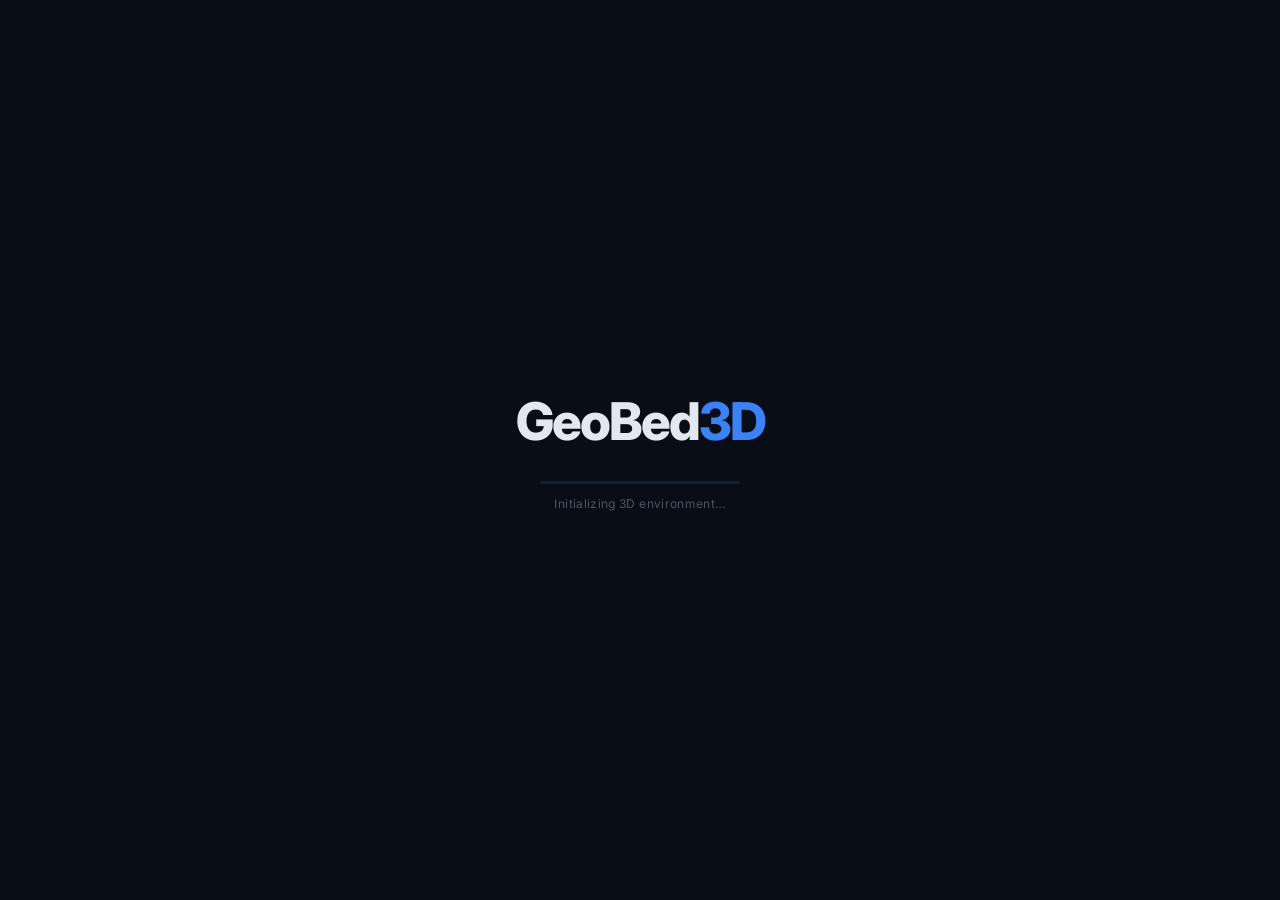
<file: index.html>
<!DOCTYPE html>
<html lang="en">
<head>
  <meta charset="UTF-8" />
  <meta name="viewport" content="width=device-width, initial-scale=1.0" />
  <title>GeoBed3D — 3D GeoJSON Viewer</title>

  <!-- CesiumJS -->
  <script src="https://cesium.com/downloads/cesiumjs/releases/1.139.1/Build/Cesium/Cesium.js"></script>
  <link href="https://cesium.com/downloads/cesiumjs/releases/1.139.1/Build/Cesium/Widgets/widgets.css" rel="stylesheet" />

  <link rel="icon" href="data:image/svg+xml,<svg xmlns='http://www.w3.org/2000/svg' viewBox='0 0 100 100'><text y='.9em' font-size='90'>🌍</text></svg>" />
  <link rel="stylesheet" href="style.css" />
</head>
<body>

  <!-- Loading screen -->
  <div id="loading">
    <div class="loading-logo">GeoBed<span>3D</span></div>
    <div id="loading-bar-wrap">
      <div id="loading-bar"></div>
    </div>
    <div class="loading-text" id="loading-text">Initializing 3D environment…</div>
  </div>

  <!-- 3D Viewer -->
  <div id="cesiumContainer"></div>
  <div id="label-overlay"></div>

<!-- ===== TOP BAR ===== -->
  <header id="topbar">
    <div id="logo">
      <div class="logo-icon">🌍</div>
      GeoBed<span class="accent">3D</span>
    </div>

    <div id="search-wrap">
      <span class="search-icon">⌕</span>
      <input type="text" id="search-input" placeholder="Search location…" autocomplete="off" />
      <div id="search-results"></div>
    </div>

    <div class="topbar-actions">
      <button class="topbar-btn" id="world-btn" title="Switch world base layer">
        <span class="btn-icon">🌐</span> <span id="world-label">World Terrain</span>
      </button>
      <button class="topbar-btn" id="labels-btn" title="Toggle Google Maps labels overlay">
        <span class="btn-icon">🏷️</span> Labels
      </button>
      <button class="topbar-btn" id="buildings-btn" title="Toggle 3D buildings">
        <span class="btn-icon">🏙️</span> Buildings
      </button>
      <button class="topbar-btn" id="photos-btn" title="Toggle Wikimedia Commons geotagged photos">
        <span class="btn-icon">📷</span> Photos
      </button>
      <button class="topbar-btn" id="roads-btn" title="Toggle road network (OSM, auto-refreshes on pan)">
        <span class="btn-icon">🛣️</span> Roads
      </button>
      <button class="topbar-btn" id="sun-btn" title="Lighting mode">
        <span class="btn-icon">☀️</span> <span id="sun-label">All-day</span>
      </button>
    </div>
  </header>

  <!-- ===== SUN PANEL ===== -->
  <div id="sun-panel">
    <label class="sun-option">
      <input type="radio" name="sun-mode" value="allday" checked />
      <span class="sun-option-icon">☀️</span>
      <span class="sun-option-text">
        <strong>All-day light</strong>
        <small>Uniform bright lighting, no night side</small>
      </span>
    </label>
    <label class="sun-option">
      <input type="radio" name="sun-mode" value="real" />
      <span class="sun-option-icon">🌍</span>
      <span class="sun-option-text">
        <strong>Real sun</strong>
        <small>Live position based on current date &amp; time</small>
      </span>
    </label>
    <label class="sun-option">
      <input type="radio" name="sun-mode" value="manual" />
      <span class="sun-option-icon">🕹️</span>
      <span class="sun-option-text">
        <strong>Manual</strong>
        <small>Drag the sun along its trajectory</small>
      </span>
    </label>
    <div id="sun-slider-wrap">
      <div class="sun-slider-labels">
        <span>🌅 Dawn</span>
        <span id="sun-time-display">12:00</span>
        <span>🌆 Dusk</span>
      </div>
      <input type="range" id="sun-slider" min="0" max="1440" value="720" step="1" />
      <div class="sun-slider-labels" style="margin-top:10px">
        <span>Jan</span>
        <span id="sun-date-display">Today</span>
        <span>Dec</span>
      </div>
      <input type="range" id="sun-day-slider" min="0" max="364" value="0" step="1" />
    </div>
  </div>

  <!-- ===== WORLD PANEL ===== -->
  <div id="world-panel">
    <label class="sun-option">
      <input type="radio" name="world-mode" value="terrain" checked />
      <span class="sun-option-icon">⛰️</span>
      <span class="sun-option-text">
        <strong>World Terrain</strong>
        <small>Cesium terrain — land &amp; ocean floor</small>
      </span>
    </label>
    <label class="sun-option">
      <input type="radio" name="world-mode" value="bathymetry" />
      <span class="sun-option-icon">🌊</span>
      <span class="sun-option-text">
        <strong>Bathymetry</strong>
        <small>Cesium World Bathymetry — ocean floor depth</small>
      </span>
    </label>
    <label class="sun-option">
      <input type="radio" name="world-mode" value="google3d" />
      <span class="sun-option-icon">🏙️</span>
      <span class="sun-option-text">
        <strong>Google Photorealistic 3D</strong>
        <small>Google photorealistic 3D tiles</small>
      </span>
    </label>
    <label class="sun-option">
      <input type="radio" name="world-mode" value="opentopomap" />
      <span class="sun-option-icon">🗺️</span>
      <span class="sun-option-text">
        <strong>OpenTopoMap</strong>
        <small>OSM topo — colored terrain, blue sea, no key needed</small>
      </span>
    </label>
    <label class="sun-option">
      <input type="radio" name="world-mode" value="maptiler" />
      <span class="sun-option-icon">🎨</span>
      <span class="sun-option-text">
        <strong>Maptiler Outdoor</strong>
        <small>Styled topo map — requires free Maptiler key</small>
      </span>
    </label>
  </div>

  <!-- ===== SIDE PANEL ===== -->
  <aside id="side-panel">
    <div class="panel-header">
      <span class="panel-title" id="side-panel-title">Layers</span>
      <button class="icon-btn" id="clear-all-btn" title="Clear all layers">🗑</button>
    </div>

    <div class="side-tabs">
      <button class="side-tab active" data-tab="geojson">GeoJSON</button>
      <button class="side-tab" data-tab="apis">APIs</button>
      <button class="side-tab" data-tab="fcm">FCM</button>
    </div>

    <!-- GeoJSON tab -->
    <div class="side-tab-content active" id="tab-geojson">
      <div id="upload-area" title="Drop GeoJSON files or click to browse">
        <input type="file" id="file-input" accept=".geojson,.json" multiple />
        <div class="upload-icon">📂</div>
        <div class="upload-text">Drop GeoJSON here</div>
      </div>

      <div id="layers-container">
        <div id="empty-state">
          <div class="empty-icon">🗺️</div>
          <p>No layers loaded yet.</p>
          <p class="hint">Drop a GeoJSON file to start.</p>
        </div>
        <div id="layers-list"></div>
      </div>

      <a href="geojson-manual.html" target="_blank" rel="noopener" class="geojson-guide-link">
        📖 GeoJSON Styling Guide — how to style points, polygons &amp; lines
      </a>
    </div>

    <!-- APIs tab -->
    <div class="side-tab-content" id="tab-apis">
      <div class="apis-section">

        <select id="apis-country" class="apis-country-select">
          <option value="norway">🇳🇴 Norway</option>
        </select>

        <!-- Norway APIs -->
        <div class="apis-country-apis" id="apis-norway">

          <!-- BarentsWatch Live AIS -->
          <div class="api-card">
            <div class="api-card-header">
              <div class="api-card-info">
                <span class="api-card-icon">⚓</span>
                <div>
                  <div class="api-card-name">Live AIS Traffic</div>
                  <div class="api-card-desc">BarentsWatch · real-time vessels</div>
                </div>
              </div>
              <button class="api-toggle-btn" id="ais-toggle"></button>
            </div>
            <div class="api-card-meta" id="ais-meta">
              <span id="ais-count" class="api-status-badge">0 vessels</span>
              <button class="layer-act-btn" id="ais-flyto-btn" title="Fly to vessels">⊕</button>
            </div>
            <div class="api-card-creds" id="ais-creds"></div>
            <div class="ais-filters" id="ais-filters">
              <button class="ais-filter-btn active" data-filter="all">All</button>
              <button class="ais-filter-btn" data-filter="Fishing">Fishing</button>
              <button class="ais-filter-btn" data-filter="Cargo">Cargo</button>
              <button class="ais-filter-btn" data-filter="Passenger">Passenger</button>
              <button class="ais-filter-btn" data-filter="Military">Military</button>
            </div>
            <div class="ais-legend" id="ais-legend">
              <div class="ais-legend-item"><span class="ais-dot" style="background:#3b82f6"></span>Cargo</div>
              <div class="ais-legend-item"><span class="ais-dot" style="background:#f97316"></span>Tanker</div>
              <div class="ais-legend-item"><span class="ais-dot" style="background:#10b981"></span>Passenger</div>
              <div class="ais-legend-item"><span class="ais-dot" style="background:#fbbf24"></span>Fishing</div>
              <div class="ais-legend-item"><span class="ais-dot" style="background:#8b5cf6"></span>Tug / Work</div>
              <div class="ais-legend-item"><span class="ais-dot" style="background:#06b6d4"></span>High Speed</div>
              <div class="ais-legend-item"><span class="ais-dot" style="background:#ef4444"></span>Military</div>
              <div class="ais-legend-item"><span class="ais-dot" style="background:#ec4899"></span>Pleasure</div>
              <div class="ais-legend-item"><span class="ais-dot" style="background:#94a3b8"></span>Other</div>
            </div>
          </div>

        </div>
      </div>
    </div>

    <!-- FCM tab — To remove: delete this block -->
    <div class="side-tab-content" id="tab-fcm">
      <div class="fcm-section">

        <!-- Upload area (hidden once model loads) -->
        <div id="fcm-pre-load">
          <div id="fcm-upload-area" title="Drop FCM GeoJSON, or click to browse">
            <input type="file" id="fcm-file-input" accept=".json,.geojson" />
            <div class="upload-icon">🧠</div>
            <div class="upload-text">Drop FCM GeoJSON here</div>
            <div class="upload-hint">.geojson with nodes/edges/state</div>
          </div>
        </div>

        <!-- Controls (shown after a model is loaded) -->
        <div id="fcm-controls">

          <div class="fcm-toggle-row">
            <span class="fcm-section-title" style="margin:0">Show on map</span>
            <div style="display:flex;align-items:center;gap:6px">
              <button class="layer-act-btn" id="fcm-flyto-btn" title="Fly to model">⊕</button>
              <label class="fcm-switch">
                <input type="checkbox" id="fcm-toggle">
                <span class="fcm-switch-track"></span>
              </label>
            </div>
          </div>

          <div class="fcm-section-title" style="margin-top:4px">Nodes</div>
          <div id="fcm-nodes"></div>

          <div class="fcm-divider"></div>
          <div class="fcm-section-title">Edges (<span id="fcm-edge-count">0</span>)</div>
          <div id="fcm-edge-list"></div>

          <div class="fcm-actions">
            <button id="fcm-reset-btn"    class="fcm-btn-ghost">Reset to 0.50</button>
            <button id="fcm-initial-btn"  class="fcm-btn-ghost">Initial state</button>
            <button id="fcm-animate-btn"  class="fcm-btn-ghost">Timeflow <span class="timeflow-info-icon">ⓘ<span class="timeflow-tooltip">Propagates values forward through the causal network step by step, showing how an initial state ripples through connected nodes and converges to a system equilibrium.</span></span></button>
          </div>

          <button id="fcm-reload-btn" class="fcm-btn-ghost" style="width:100%;margin-top:2px">↺ Load another model</button>

        </div>

      </div>

      <!-- Schema guide — pinned outside scroll area, always visible -->
      <details class="fcm-guide">
        <summary class="fcm-guide-title">GeoJSON format reference</summary>
        <div class="fcm-guide-body">
          <pre class="fcm-guide-pre">{
  "type": "FeatureCollection",

  "edges": [
    { "from": "co2",
      "to":   "sea_temp",
      "weight": 0.7 }
  ],

  "features": [{
    "type": "Feature",
    "geometry": {
      "type": "Point",
      "coordinates": [15.5, 69.3]
    },
    "properties": {
      "id":        "co2",
      "label":     "CO₂",
      "fcm_value": 0.5
    }
  }]
}</pre>
          <div class="fcm-guide-notes">
            <div class="fcm-guide-note"><span class="fcm-note-key">coordinates</span> [lon, lat] — standard GeoJSON order</div>
            <div class="fcm-guide-note"><span class="fcm-note-key">edges</span> top-level array, not inside features</div>
            <div class="fcm-guide-note"><span class="fcm-note-key">weight</span> −1 to +1 · blue = positive, red = negative</div>
            <div class="fcm-guide-note"><span class="fcm-note-key">fcm_value</span> initial state 0–1 · defaults to 0.5</div>
            <div class="fcm-guide-note"><span class="fcm-note-key">label</span> optional · falls back to name or id</div>
          </div>
        </div>
      </details>

    </div>

    <div id="panel-footer">
      <span id="layer-count">0 layers</span>
    </div>
  </aside>

  <!-- ===== PROPERTIES PANEL ===== -->
  <div id="info-panel">
    <div class="panel-header">
      <span class="panel-title" id="info-title">Properties</span>
      <button class="icon-btn" id="close-info-btn" title="Close">✕</button>
    </div>
    <div id="info-content"></div>
  </div>

  <!-- ===== NAV CONTROLS ===== -->
  <div id="nav-controls">
    <div class="nav-group">
      <button class="nav-btn" id="zoom-in-btn" title="Zoom in">+</button>
      <button class="nav-btn" id="zoom-out-btn" title="Zoom out">−</button>
    </div>
    <div class="nav-group">
      <button class="nav-btn" id="home-btn" title="Reset view">⌂</button>
      <button class="nav-btn" id="north-btn" title="Reset north">N</button>
    </div>
  </div>

  <!-- ===== COMPASS ===== -->
  <div id="compass" title="Camera heading">
    <svg viewBox="0 0 60 60" xmlns="http://www.w3.org/2000/svg">
      <circle cx="30" cy="30" r="28" fill="rgba(11,17,32,0.85)" stroke="#1e2d45" stroke-width="1.5"/>
      <text x="30" y="10" text-anchor="middle" font-size="8" fill="#94a3b8" font-family="system-ui">N</text>
      <text x="30" y="54" text-anchor="middle" font-size="7" fill="#4b5563" font-family="system-ui">S</text>
      <text x="7"  y="34" text-anchor="middle" font-size="7" fill="#4b5563" font-family="system-ui">W</text>
      <text x="53" y="34" text-anchor="middle" font-size="7" fill="#4b5563" font-family="system-ui">E</text>
      <g id="compass-needle" style="transform-origin:30px 30px">
        <polygon points="30,13 33,30 30,27 27,30" fill="#ef4444"/>
        <polygon points="30,47 33,30 30,33 27,30" fill="#64748b"/>
      </g>
    </svg>
  </div>



  <!-- ===== BUILDINGS LEGEND ===== -->
  <div id="buildings-legend">
    <div class="legend-title">Building types</div>
    <div class="legend-item"><span class="legend-dot" style="background:#60a5fa"></span>Residential</div>
    <div class="legend-item"><span class="legend-dot" style="background:#fb923c"></span>Commercial / Retail</div>
    <div class="legend-item"><span class="legend-dot" style="background:#34d399"></span>Office / Government</div>
    <div class="legend-item"><span class="legend-dot" style="background:#f87171"></span>Industrial</div>
    <div class="legend-item"><span class="legend-dot" style="background:#94a3b8"></span>Garage / Parking</div>
    <div class="legend-item"><span class="legend-dot" style="background:#fbbf24"></span>Education</div>
    <div class="legend-item"><span class="legend-dot" style="background:#f472b6"></span>Hospital</div>
    <div class="legend-item"><span class="legend-dot" style="background:#e879f9"></span>Religious</div>
    <div class="legend-item"><span class="legend-dot" style="background:#2dd4bf"></span>Hotel</div>
    <div class="legend-item"><span class="legend-dot" style="background:#a78bfa"></span>Stadium / Sports</div>
    <div class="legend-item"><span class="legend-dot" style="background:#cbd5e1"></span>Other / Unknown</div>
  </div>

  <!-- ===== STATUS BAR ===== -->
  <div id="statusbar">
    <div class="status-left">
      <span class="status-dot"></span>
      <span id="status-text">Ready</span>
    </div>
    <div class="status-right">
      <span id="coords-display">—</span>
      <span class="sep">|</span>
      <span id="alt-display">—</span>
    </div>
  </div>

  <!-- ===== NOTIFICATIONS ===== -->
  <div id="notifications"></div>


  <!-- ===== FCM TAB ===== -->
  <!-- To remove FCM: delete this block + fcm.js + the FCM CSS section + fcm:'FCM' in app.js -->

  <script src="app.js"></script>
  <script src="fcm.js"></script>
</body>
</html>
</file>
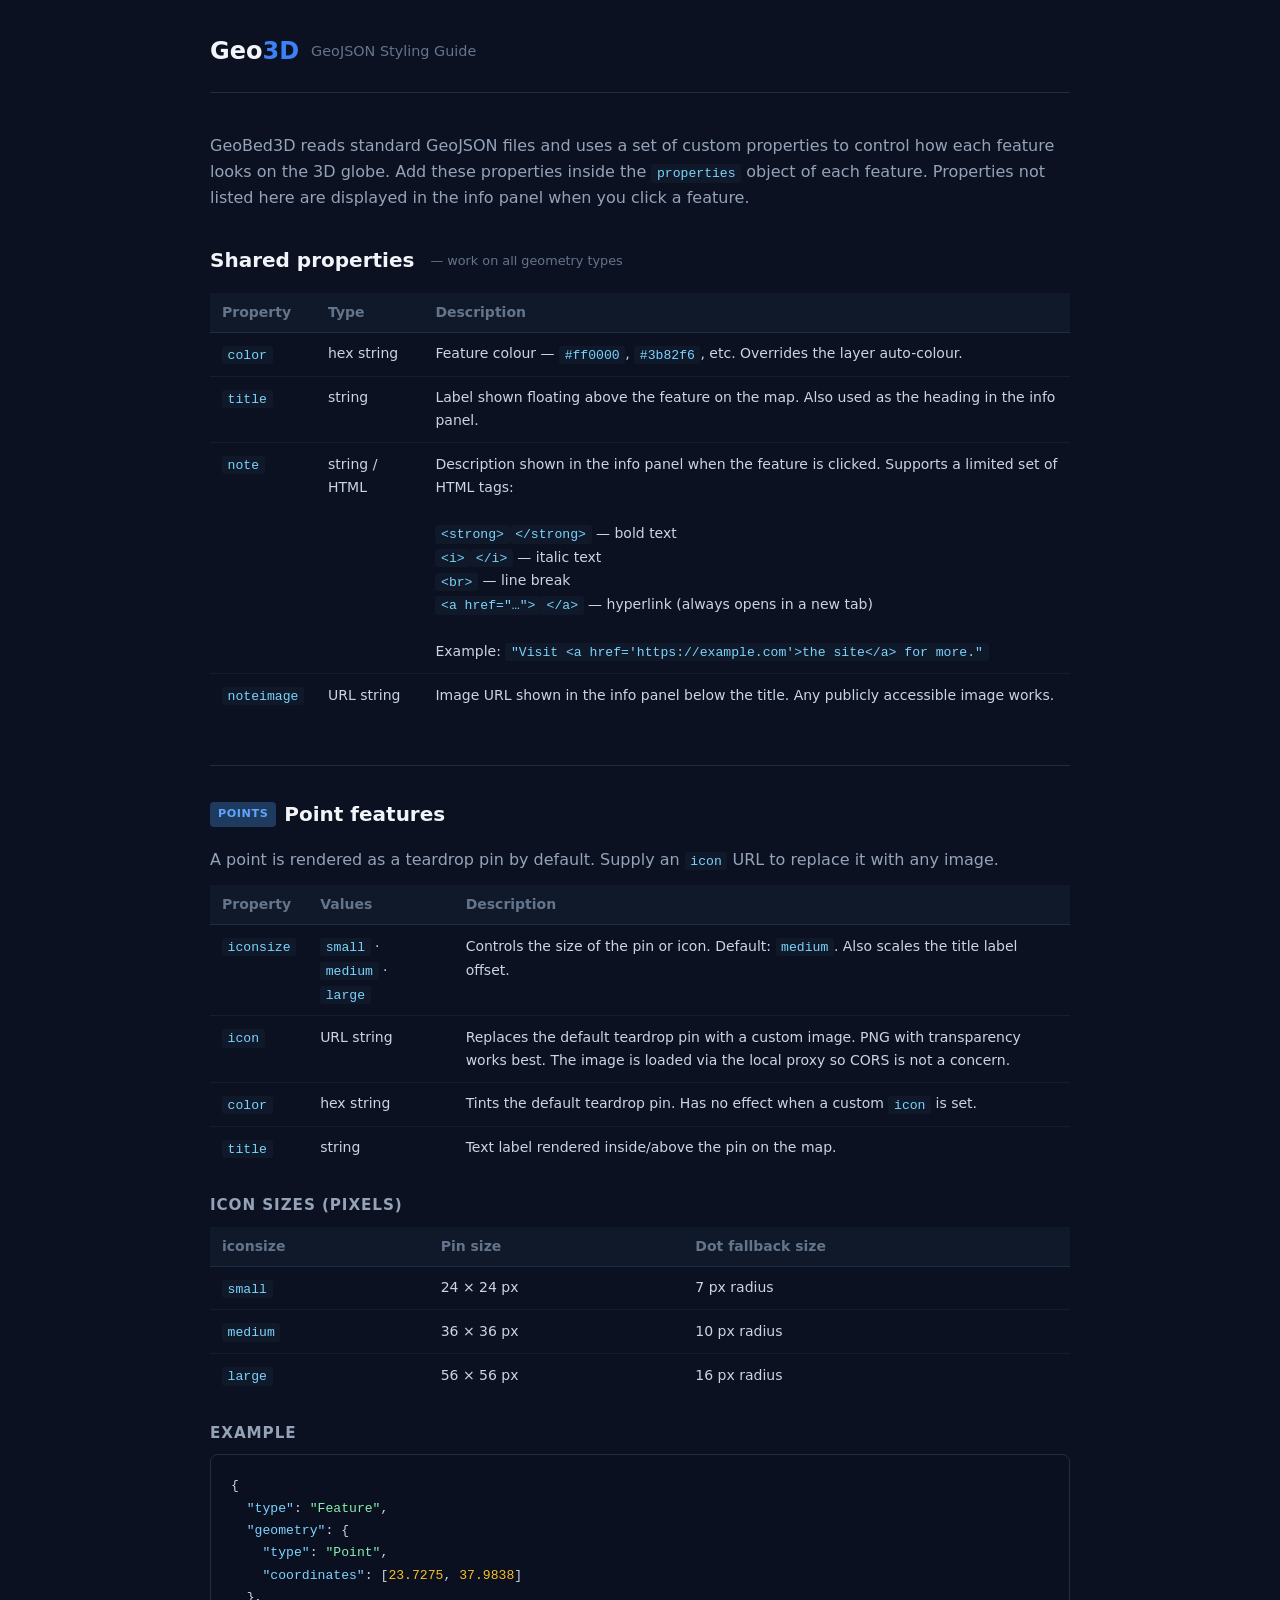
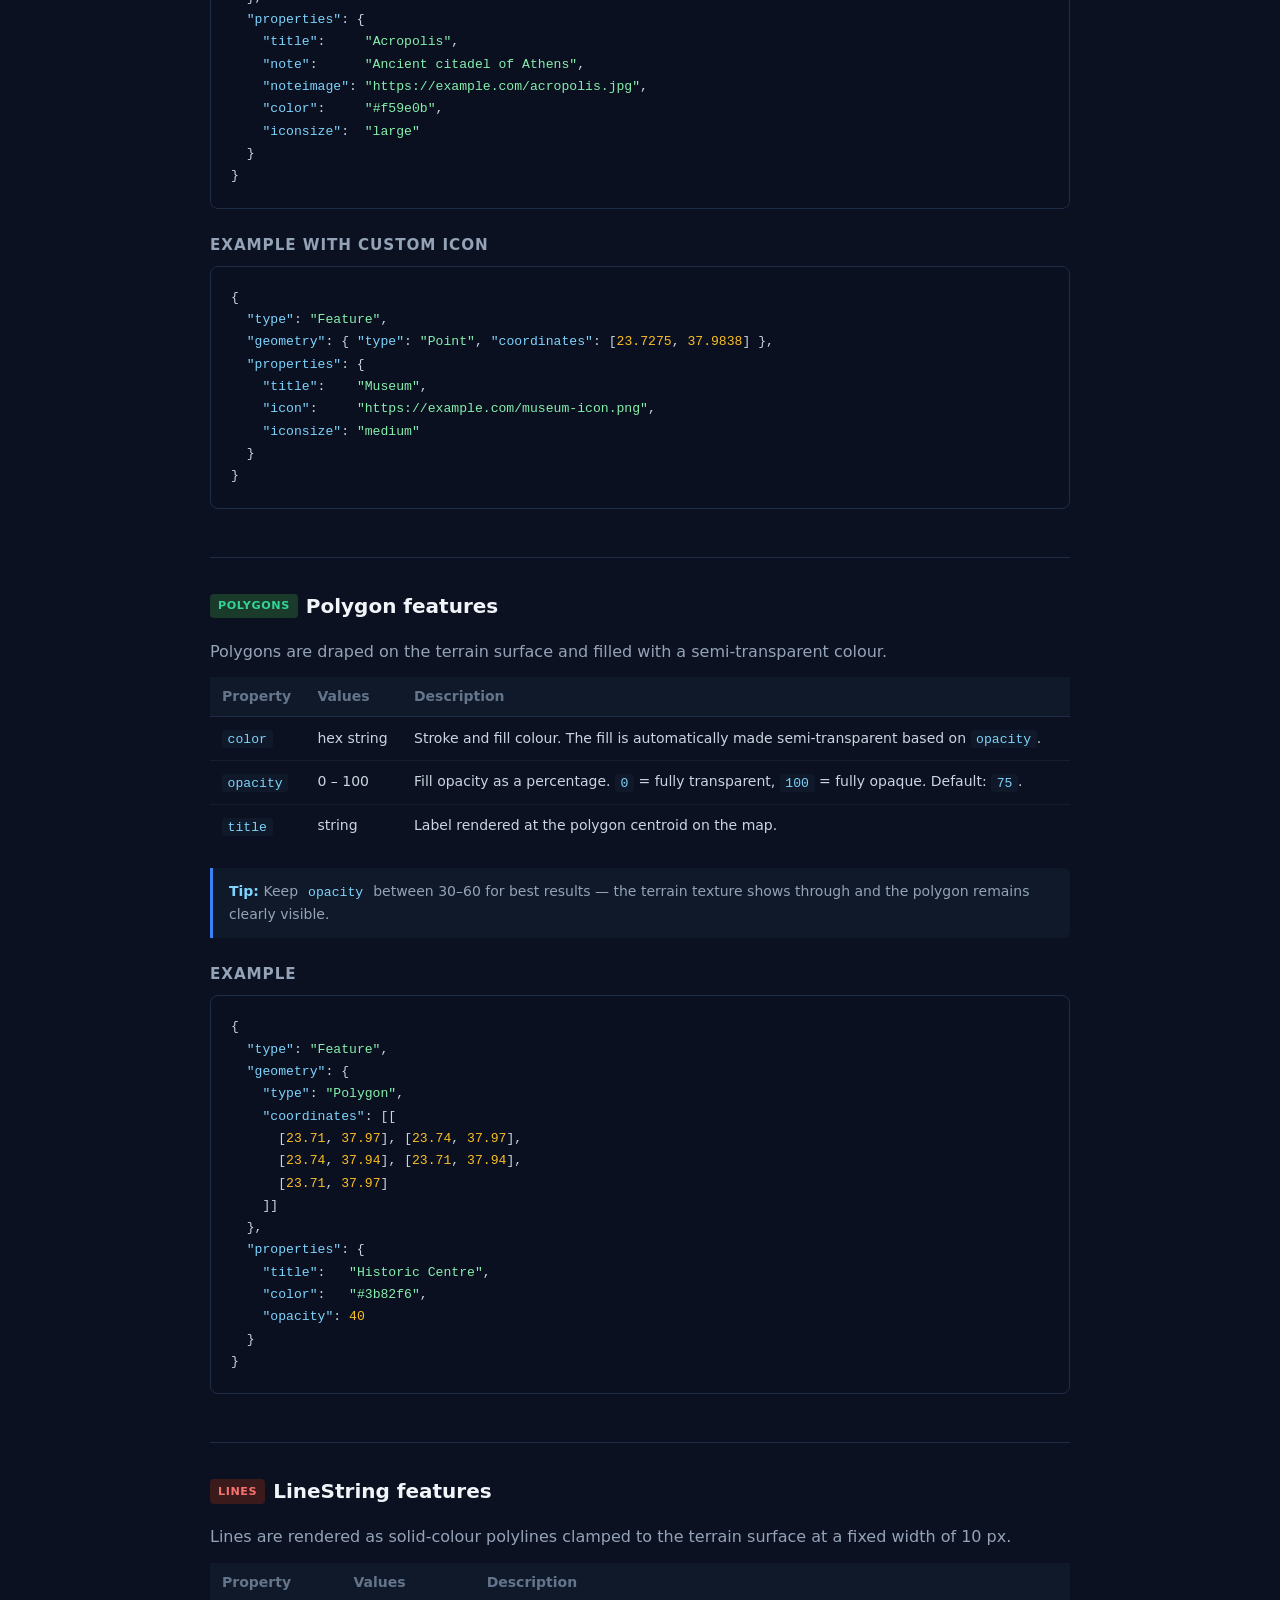
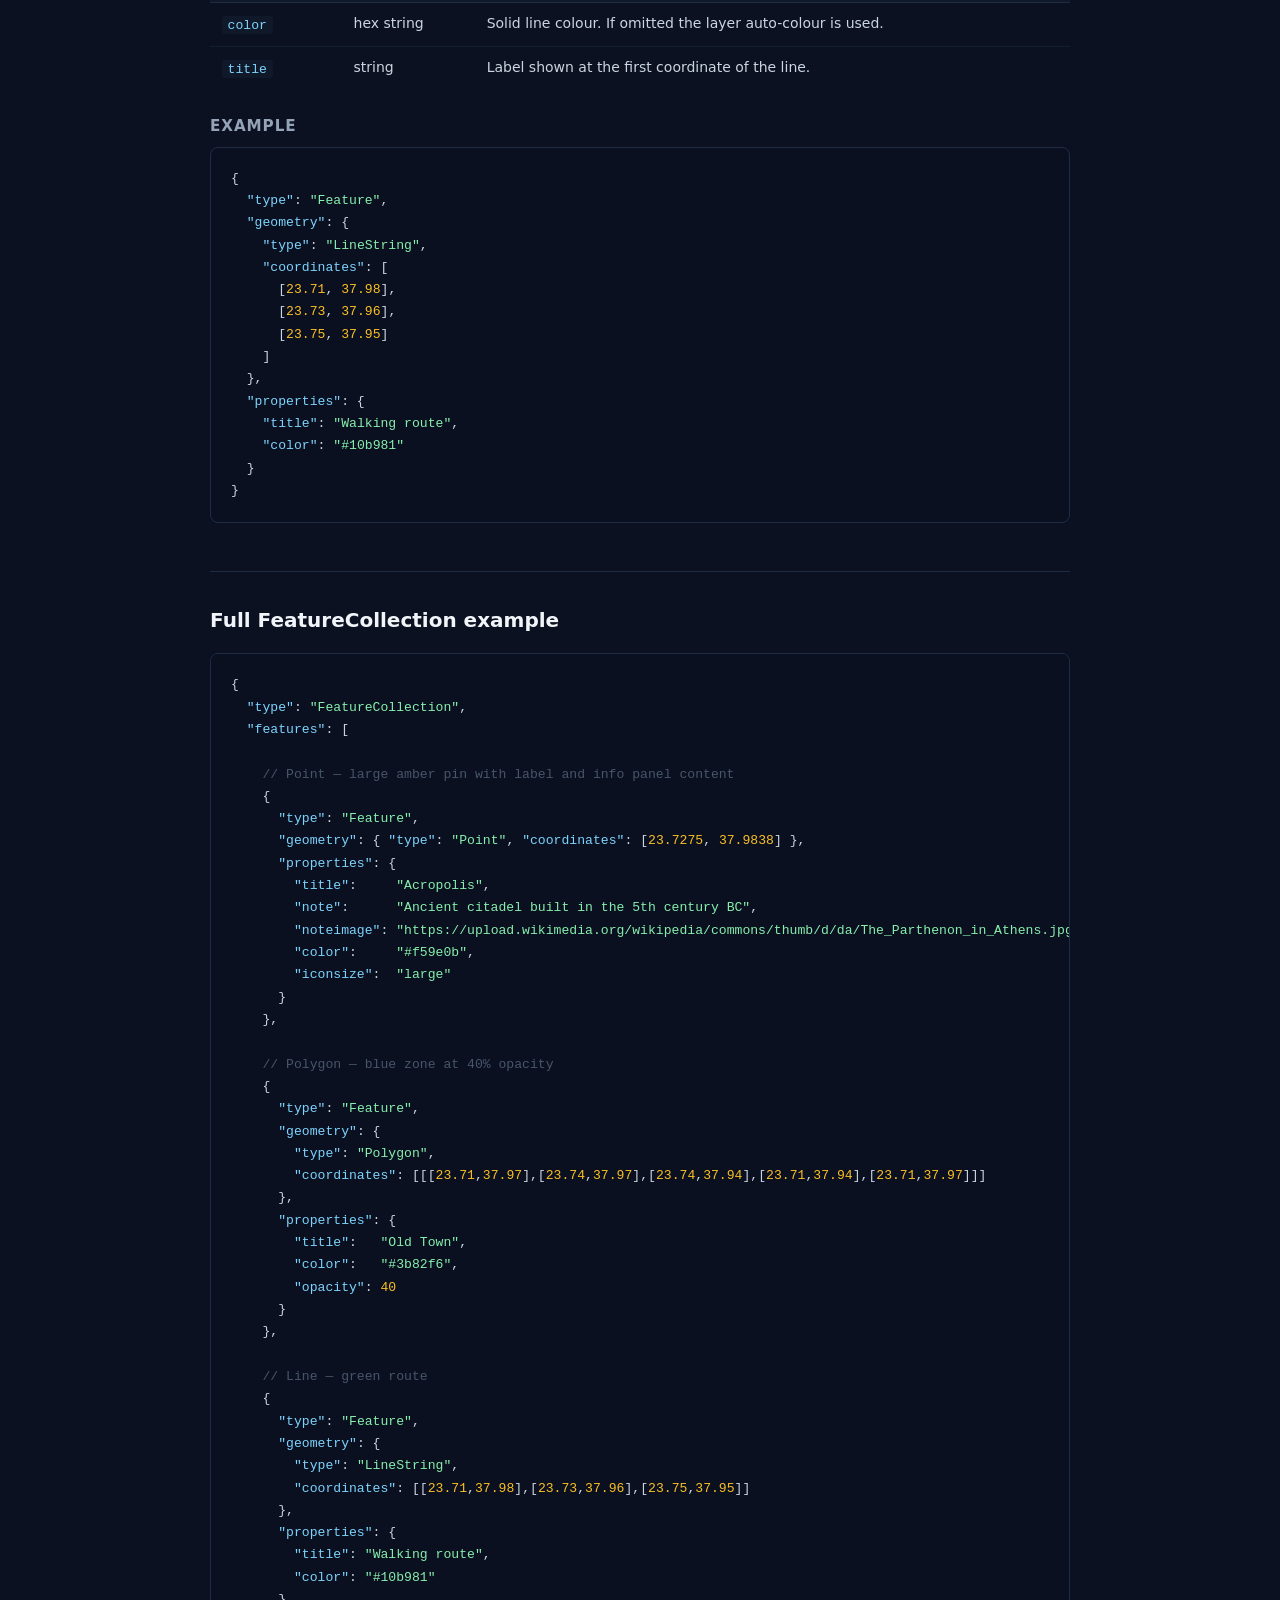
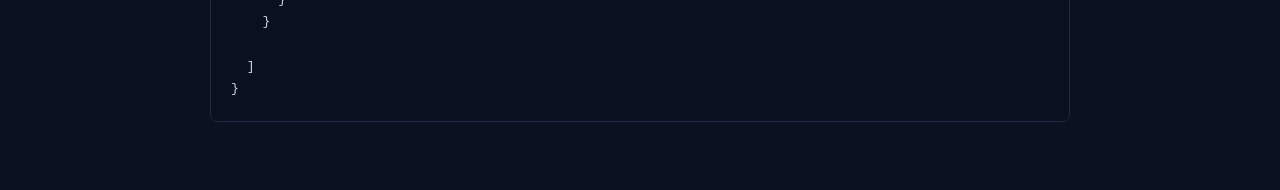
<file: geojson-manual.html>
<!DOCTYPE html>
<html lang="en">
<head>
  <meta charset="UTF-8" />
  <meta name="viewport" content="width=device-width, initial-scale=1.0" />
  <title>GeoJSON Styling Guide — GeoBed3D</title>
  <style>
    *, *::before, *::after { box-sizing: border-box; margin: 0; padding: 0; }

    body {
      font-family: system-ui, -apple-system, sans-serif;
      background: #0b1120;
      color: #cbd5e1;
      line-height: 1.65;
      padding: 2rem 1rem;
    }

    .page {
      max-width: 860px;
      margin: 0 auto;
    }

    /* Header */
    .site-header {
      display: flex;
      align-items: center;
      gap: 0.75rem;
      margin-bottom: 2.5rem;
      border-bottom: 1px solid #1e2d45;
      padding-bottom: 1.25rem;
    }
    .logo { font-size: 1.5rem; font-weight: 700; color: #f1f5f9; }
    .logo span { color: #3b82f6; }
    .subtitle { color: #64748b; font-size: 0.9rem; }

    /* Section */
    section { margin-bottom: 3rem; }

    h2 {
      font-size: 1.25rem;
      font-weight: 700;
      color: #f1f5f9;
      margin-bottom: 1rem;
      display: flex;
      align-items: center;
      gap: 0.5rem;
    }
    h2 .tag {
      font-size: 0.7rem;
      font-weight: 600;
      padding: 0.2rem 0.5rem;
      border-radius: 4px;
      text-transform: uppercase;
      letter-spacing: 0.05em;
    }
    .tag-point   { background: #1e3a5f; color: #60a5fa; }
    .tag-polygon { background: #1a3a2a; color: #34d399; }
    .tag-line    { background: #3a1a1a; color: #f87171; }

    h3 {
      font-size: 0.95rem;
      font-weight: 600;
      color: #94a3b8;
      margin: 1.5rem 0 0.5rem;
      text-transform: uppercase;
      letter-spacing: 0.06em;
    }

    p { margin-bottom: 0.75rem; color: #94a3b8; }

    /* Property table */
    .prop-table {
      width: 100%;
      border-collapse: collapse;
      margin-bottom: 1.25rem;
      font-size: 0.875rem;
    }
    .prop-table th {
      text-align: left;
      padding: 0.5rem 0.75rem;
      background: #0f1929;
      color: #64748b;
      font-weight: 600;
      border-bottom: 1px solid #1e2d45;
    }
    .prop-table td {
      padding: 0.6rem 0.75rem;
      border-bottom: 1px solid #131f30;
      vertical-align: top;
    }
    .prop-table tr:last-child td { border-bottom: none; }
    .prop-table tr:hover td { background: #0d1a2e; }

    code {
      font-family: 'Menlo', 'Monaco', monospace;
      font-size: 0.82rem;
      background: #0f1929;
      color: #7dd3fc;
      padding: 0.1rem 0.35rem;
      border-radius: 3px;
    }

    /* Code block */
    pre {
      background: #0a1020;
      border: 1px solid #1e2d45;
      border-radius: 8px;
      padding: 1.25rem;
      overflow-x: auto;
      font-size: 0.82rem;
      line-height: 1.7;
      margin-bottom: 1.25rem;
    }
    pre code {
      background: none;
      color: #e2e8f0;
      padding: 0;
      font-size: inherit;
    }
    .c  { color: #475569; } /* comment */
    .k  { color: #7dd3fc; } /* key */
    .s  { color: #86efac; } /* string value */
    .n  { color: #fbbf24; } /* number value */
    .p  { color: #cbd5e1; } /* punctuation */

    /* Note box */
    .note {
      background: #0f1929;
      border-left: 3px solid #3b82f6;
      padding: 0.75rem 1rem;
      border-radius: 0 6px 6px 0;
      margin-bottom: 1rem;
      font-size: 0.875rem;
      color: #94a3b8;
    }
    .note strong { color: #7dd3fc; }

    /* Swatch */
    .swatch {
      display: inline-block;
      width: 12px; height: 12px;
      border-radius: 3px;
      vertical-align: middle;
      margin-right: 4px;
    }

    hr { border: none; border-top: 1px solid #1e2d45; margin: 2rem 0; }
  </style>
</head>
<body>
<div class="page">

  <header class="site-header">
    <div class="logo">Geo<span>3D</span></div>
    <div class="subtitle">GeoJSON Styling Guide</div>
  </header>

  <p style="margin-bottom:2rem;">
    GeoBed3D reads standard GeoJSON files and uses a set of custom properties
    to control how each feature looks on the 3D globe. Add these properties
    inside the <code>properties</code> object of each feature.
    Properties not listed here are displayed in the info panel when you click a feature.
  </p>

  <!-- ===== SHARED ===== -->
  <section>
    <h2>Shared properties <small style="font-size:0.8rem;font-weight:400;color:#64748b;margin-left:0.5rem">— work on all geometry types</small></h2>

    <table class="prop-table">
      <thead>
        <tr><th>Property</th><th>Type</th><th>Description</th></tr>
      </thead>
      <tbody>
        <tr>
          <td><code>color</code></td>
          <td>hex string</td>
          <td>Feature colour — <code>#ff0000</code>, <code>#3b82f6</code>, etc. Overrides the layer auto-colour.</td>
        </tr>
        <tr>
          <td><code>title</code></td>
          <td>string</td>
          <td>Label shown floating above the feature on the map. Also used as the heading in the info panel.</td>
        </tr>
        <tr>
          <td><code>note</code></td>
          <td>string / HTML</td>
          <td>
            Description shown in the info panel when the feature is clicked.
            Supports a limited set of HTML tags:<br><br>
            <code>&lt;strong&gt;</code><code>&lt;/strong&gt;</code> — bold text<br>
            <code>&lt;i&gt;</code><code>&lt;/i&gt;</code> — italic text<br>
            <code>&lt;br&gt;</code> — line break<br>
            <code>&lt;a href="…"&gt;</code><code>&lt;/a&gt;</code> — hyperlink (always opens in a new tab)<br><br>
            Example: <code>"Visit &lt;a href='https://example.com'&gt;the site&lt;/a&gt; for more."</code>
          </td>
        </tr>
        <tr>
          <td><code>noteimage</code></td>
          <td>URL string</td>
          <td>Image URL shown in the info panel below the title. Any publicly accessible image works.</td>
        </tr>
      </tbody>
    </table>
  </section>

  <hr />

  <!-- ===== POINTS ===== -->
  <section>
    <h2><span class="tag tag-point">Points</span> Point features</h2>
    <p>A point is rendered as a teardrop pin by default. Supply an <code>icon</code> URL to replace it with any image.</p>

    <table class="prop-table">
      <thead>
        <tr><th>Property</th><th>Values</th><th>Description</th></tr>
      </thead>
      <tbody>
        <tr>
          <td><code>iconsize</code></td>
          <td><code>small</code> · <code>medium</code> · <code>large</code></td>
          <td>Controls the size of the pin or icon. Default: <code>medium</code>. Also scales the title label offset.</td>
        </tr>
        <tr>
          <td><code>icon</code></td>
          <td>URL string</td>
          <td>Replaces the default teardrop pin with a custom image. PNG with transparency works best. The image is loaded via the local proxy so CORS is not a concern.</td>
        </tr>
        <tr>
          <td><code>color</code></td>
          <td>hex string</td>
          <td>Tints the default teardrop pin. Has no effect when a custom <code>icon</code> is set.</td>
        </tr>
        <tr>
          <td><code>title</code></td>
          <td>string</td>
          <td>Text label rendered inside/above the pin on the map.</td>
        </tr>
      </tbody>
    </table>

    <h3>Icon sizes (pixels)</h3>
    <table class="prop-table">
      <thead><tr><th>iconsize</th><th>Pin size</th><th>Dot fallback size</th></tr></thead>
      <tbody>
        <tr><td><code>small</code></td><td>24 × 24 px</td><td>7 px radius</td></tr>
        <tr><td><code>medium</code></td><td>36 × 36 px</td><td>10 px radius</td></tr>
        <tr><td><code>large</code></td><td>56 × 56 px</td><td>16 px radius</td></tr>
      </tbody>
    </table>

    <h3>Example</h3>
<pre><code><span class="p">{</span>
  <span class="k">"type"</span><span class="p">:</span> <span class="s">"Feature"</span><span class="p">,</span>
  <span class="k">"geometry"</span><span class="p">: {</span>
    <span class="k">"type"</span><span class="p">:</span> <span class="s">"Point"</span><span class="p">,</span>
    <span class="k">"coordinates"</span><span class="p">:</span> <span class="p">[</span><span class="n">23.7275</span><span class="p">,</span> <span class="n">37.9838</span><span class="p">]</span>
  <span class="p">},</span>
  <span class="k">"properties"</span><span class="p">: {</span>
    <span class="k">"title"</span><span class="p">:</span>     <span class="s">"Acropolis"</span><span class="p">,</span>
    <span class="k">"note"</span><span class="p">:</span>      <span class="s">"Ancient citadel of Athens"</span><span class="p">,</span>
    <span class="k">"noteimage"</span><span class="p">:</span> <span class="s">"https://example.com/acropolis.jpg"</span><span class="p">,</span>
    <span class="k">"color"</span><span class="p">:</span>     <span class="s">"#f59e0b"</span><span class="p">,</span>
    <span class="k">"iconsize"</span><span class="p">:</span>  <span class="s">"large"</span>
  <span class="p">}</span>
<span class="p">}</span></code></pre>

    <h3>Example with custom icon</h3>
<pre><code><span class="p">{</span>
  <span class="k">"type"</span><span class="p">:</span> <span class="s">"Feature"</span><span class="p">,</span>
  <span class="k">"geometry"</span><span class="p">: {</span> <span class="k">"type"</span><span class="p">:</span> <span class="s">"Point"</span><span class="p">,</span> <span class="k">"coordinates"</span><span class="p">:</span> <span class="p">[</span><span class="n">23.7275</span><span class="p">,</span> <span class="n">37.9838</span><span class="p">]</span> <span class="p">},</span>
  <span class="k">"properties"</span><span class="p">: {</span>
    <span class="k">"title"</span><span class="p">:</span>    <span class="s">"Museum"</span><span class="p">,</span>
    <span class="k">"icon"</span><span class="p">:</span>     <span class="s">"https://example.com/museum-icon.png"</span><span class="p">,</span>
    <span class="k">"iconsize"</span><span class="p">:</span> <span class="s">"medium"</span>
  <span class="p">}</span>
<span class="p">}</span></code></pre>
  </section>

  <hr />

  <!-- ===== POLYGONS ===== -->
  <section>
    <h2><span class="tag tag-polygon">Polygons</span> Polygon features</h2>
    <p>Polygons are draped on the terrain surface and filled with a semi-transparent colour.</p>

    <table class="prop-table">
      <thead>
        <tr><th>Property</th><th>Values</th><th>Description</th></tr>
      </thead>
      <tbody>
        <tr>
          <td><code>color</code></td>
          <td>hex string</td>
          <td>Stroke and fill colour. The fill is automatically made semi-transparent based on <code>opacity</code>.</td>
        </tr>
        <tr>
          <td><code>opacity</code></td>
          <td>0 – 100</td>
          <td>Fill opacity as a percentage. <code>0</code> = fully transparent, <code>100</code> = fully opaque. Default: <code>75</code>.</td>
        </tr>
        <tr>
          <td><code>title</code></td>
          <td>string</td>
          <td>Label rendered at the polygon centroid on the map.</td>
        </tr>
      </tbody>
    </table>

    <div class="note">
      <strong>Tip:</strong> Keep <code>opacity</code> between 30–60 for best results — the terrain texture shows through and the polygon remains clearly visible.
    </div>

    <h3>Example</h3>
<pre><code><span class="p">{</span>
  <span class="k">"type"</span><span class="p">:</span> <span class="s">"Feature"</span><span class="p">,</span>
  <span class="k">"geometry"</span><span class="p">: {</span>
    <span class="k">"type"</span><span class="p">:</span> <span class="s">"Polygon"</span><span class="p">,</span>
    <span class="k">"coordinates"</span><span class="p">:</span> <span class="p">[[</span>
      <span class="p">[</span><span class="n">23.71</span><span class="p">,</span> <span class="n">37.97</span><span class="p">],</span> <span class="p">[</span><span class="n">23.74</span><span class="p">,</span> <span class="n">37.97</span><span class="p">],</span>
      <span class="p">[</span><span class="n">23.74</span><span class="p">,</span> <span class="n">37.94</span><span class="p">],</span> <span class="p">[</span><span class="n">23.71</span><span class="p">,</span> <span class="n">37.94</span><span class="p">],</span>
      <span class="p">[</span><span class="n">23.71</span><span class="p">,</span> <span class="n">37.97</span><span class="p">]</span>
    <span class="p">]]</span>
  <span class="p">},</span>
  <span class="k">"properties"</span><span class="p">: {</span>
    <span class="k">"title"</span><span class="p">:</span>   <span class="s">"Historic Centre"</span><span class="p">,</span>
    <span class="k">"color"</span><span class="p">:</span>   <span class="s">"#3b82f6"</span><span class="p">,</span>
    <span class="k">"opacity"</span><span class="p">:</span> <span class="n">40</span>
  <span class="p">}</span>
<span class="p">}</span></code></pre>
  </section>

  <hr />

  <!-- ===== LINES ===== -->
  <section>
    <h2><span class="tag tag-line">Lines</span> LineString features</h2>
    <p>Lines are rendered as solid-colour polylines clamped to the terrain surface at a fixed width of 10 px.</p>

    <table class="prop-table">
      <thead>
        <tr><th>Property</th><th>Values</th><th>Description</th></tr>
      </thead>
      <tbody>
        <tr>
          <td><code>color</code></td>
          <td>hex string</td>
          <td>Solid line colour. If omitted the layer auto-colour is used.</td>
        </tr>
        <tr>
          <td><code>title</code></td>
          <td>string</td>
          <td>Label shown at the first coordinate of the line.</td>
        </tr>
      </tbody>
    </table>

    <h3>Example</h3>
<pre><code><span class="p">{</span>
  <span class="k">"type"</span><span class="p">:</span> <span class="s">"Feature"</span><span class="p">,</span>
  <span class="k">"geometry"</span><span class="p">: {</span>
    <span class="k">"type"</span><span class="p">:</span> <span class="s">"LineString"</span><span class="p">,</span>
    <span class="k">"coordinates"</span><span class="p">:</span> <span class="p">[</span>
      <span class="p">[</span><span class="n">23.71</span><span class="p">,</span> <span class="n">37.98</span><span class="p">],</span>
      <span class="p">[</span><span class="n">23.73</span><span class="p">,</span> <span class="n">37.96</span><span class="p">],</span>
      <span class="p">[</span><span class="n">23.75</span><span class="p">,</span> <span class="n">37.95</span><span class="p">]</span>
    <span class="p">]</span>
  <span class="p">},</span>
  <span class="k">"properties"</span><span class="p">: {</span>
    <span class="k">"title"</span><span class="p">:</span> <span class="s">"Walking route"</span><span class="p">,</span>
    <span class="k">"color"</span><span class="p">:</span> <span class="s">"#10b981"</span>
  <span class="p">}</span>
<span class="p">}</span></code></pre>
  </section>

  <hr />

  <!-- ===== FULL EXAMPLE ===== -->
  <section>
    <h2>Full FeatureCollection example</h2>
<pre><code><span class="p">{</span>
  <span class="k">"type"</span><span class="p">:</span> <span class="s">"FeatureCollection"</span><span class="p">,</span>
  <span class="k">"features"</span><span class="p">:</span> <span class="p">[</span>

    <span class="c">// Point — large amber pin with label and info panel content</span>
    <span class="p">{</span>
      <span class="k">"type"</span><span class="p">:</span> <span class="s">"Feature"</span><span class="p">,</span>
      <span class="k">"geometry"</span><span class="p">: {</span> <span class="k">"type"</span><span class="p">:</span> <span class="s">"Point"</span><span class="p">,</span> <span class="k">"coordinates"</span><span class="p">:</span> <span class="p">[</span><span class="n">23.7275</span><span class="p">,</span> <span class="n">37.9838</span><span class="p">]</span> <span class="p">},</span>
      <span class="k">"properties"</span><span class="p">: {</span>
        <span class="k">"title"</span><span class="p">:</span>     <span class="s">"Acropolis"</span><span class="p">,</span>
        <span class="k">"note"</span><span class="p">:</span>      <span class="s">"Ancient citadel built in the 5th century BC"</span><span class="p">,</span>
        <span class="k">"noteimage"</span><span class="p">:</span> <span class="s">"https://upload.wikimedia.org/wikipedia/commons/thumb/d/da/The_Parthenon_in_Athens.jpg/320px-The_Parthenon_in_Athens.jpg"</span><span class="p">,</span>
        <span class="k">"color"</span><span class="p">:</span>     <span class="s">"#f59e0b"</span><span class="p">,</span>
        <span class="k">"iconsize"</span><span class="p">:</span>  <span class="s">"large"</span>
      <span class="p">}</span>
    <span class="p">},</span>

    <span class="c">// Polygon — blue zone at 40% opacity</span>
    <span class="p">{</span>
      <span class="k">"type"</span><span class="p">:</span> <span class="s">"Feature"</span><span class="p">,</span>
      <span class="k">"geometry"</span><span class="p">: {</span>
        <span class="k">"type"</span><span class="p">:</span> <span class="s">"Polygon"</span><span class="p">,</span>
        <span class="k">"coordinates"</span><span class="p">:</span> <span class="p">[[[</span><span class="n">23.71</span><span class="p">,</span><span class="n">37.97</span><span class="p">],[</span><span class="n">23.74</span><span class="p">,</span><span class="n">37.97</span><span class="p">],[</span><span class="n">23.74</span><span class="p">,</span><span class="n">37.94</span><span class="p">],[</span><span class="n">23.71</span><span class="p">,</span><span class="n">37.94</span><span class="p">],[</span><span class="n">23.71</span><span class="p">,</span><span class="n">37.97</span><span class="p">]]]</span>
      <span class="p">},</span>
      <span class="k">"properties"</span><span class="p">: {</span>
        <span class="k">"title"</span><span class="p">:</span>   <span class="s">"Old Town"</span><span class="p">,</span>
        <span class="k">"color"</span><span class="p">:</span>   <span class="s">"#3b82f6"</span><span class="p">,</span>
        <span class="k">"opacity"</span><span class="p">:</span> <span class="n">40</span>
      <span class="p">}</span>
    <span class="p">},</span>

    <span class="c">// Line — green route</span>
    <span class="p">{</span>
      <span class="k">"type"</span><span class="p">:</span> <span class="s">"Feature"</span><span class="p">,</span>
      <span class="k">"geometry"</span><span class="p">: {</span>
        <span class="k">"type"</span><span class="p">:</span> <span class="s">"LineString"</span><span class="p">,</span>
        <span class="k">"coordinates"</span><span class="p">:</span> <span class="p">[[</span><span class="n">23.71</span><span class="p">,</span><span class="n">37.98</span><span class="p">],[</span><span class="n">23.73</span><span class="p">,</span><span class="n">37.96</span><span class="p">],[</span><span class="n">23.75</span><span class="p">,</span><span class="n">37.95</span><span class="p">]]</span>
      <span class="p">},</span>
      <span class="k">"properties"</span><span class="p">: {</span>
        <span class="k">"title"</span><span class="p">:</span> <span class="s">"Walking route"</span><span class="p">,</span>
        <span class="k">"color"</span><span class="p">:</span> <span class="s">"#10b981"</span>
      <span class="p">}</span>
    <span class="p">}</span>

  <span class="p">]</span>
<span class="p">}</span></code></pre>
  </section>

</div>
</body>
</html>
</file>
<file: style.css>
/* ============================================================
   GEOBED3D — Stylesheet
   ============================================================ */

@import url('https://fonts.googleapis.com/css2?family=Inter:wght@400;500;600;700&display=swap');

*, *::before, *::after { box-sizing: border-box; margin: 0; padding: 0; }

:root {
  --bg:           #080d18;
  --panel:        rgba(11, 17, 32, 0.88);
  --panel-solid:  #0b1120;
  --border:       #1a2840;
  --border-light: #233252;
  --accent:       #3b82f6;
  --accent-dim:   rgba(59, 130, 246, 0.18);
  --accent-glow:  rgba(59, 130, 246, 0.35);
  --success:      #10b981;
  --warning:      #f59e0b;
  --danger:       #ef4444;
  --text:         #e2e8f0;
  --text-sec:     #94a3b8;
  --text-muted:   #4b5563;
  --radius:       10px;
  --blur:         blur(14px);
}

html, body {
  height: 100%;
  overflow: hidden;
  font-family: 'Inter', system-ui, -apple-system, sans-serif;
  background: var(--bg);
  color: var(--text);
  font-size: 13px;
  -webkit-font-smoothing: antialiased;
}

/* ── Cesium container ─────────────────────────────────────── */
#cesiumContainer {
  position: fixed;
  inset: 0;
}

/* Hide all default Cesium chrome */
.cesium-viewer-bottom,
.cesium-viewer-toolbar,
.cesium-viewer-animationContainer,
.cesium-viewer-timelineContainer,
.cesium-viewer-fullscreenContainer,
.cesium-viewer-vrContainer,
.cesium-infoBox,
.cesium-selection-wrapper,
.cesium-credit-logoContainer,
.cesium-credit-textContainer { display: none !important; }

/* ── Loading screen ───────────────────────────────────────── */
#loading {
  position: fixed;
  inset: 0;
  background: var(--bg);
  display: flex;
  flex-direction: column;
  align-items: center;
  justify-content: center;
  z-index: 9000;
  transition: opacity 0.6s ease;
}
.loading-logo {
  font-size: 52px;
  font-weight: 800;
  letter-spacing: -2px;
  color: #e2e8f0;
}
.loading-logo span { color: var(--accent); }
#loading-bar-wrap {
  width: 200px;
  height: 3px;
  background: rgba(59,130,246,0.15);
  border-radius: 99px;
  margin-top: 28px;
  overflow: hidden;
}
#loading-bar {
  height: 100%;
  width: 0%;
  background: linear-gradient(90deg, #3b82f6, #7c3aed);
  border-radius: 99px;
  transition: width 0.25s ease;
  box-shadow: 0 0 8px rgba(59,130,246,0.6);
}
.loading-text {
  margin-top: 12px;
  font-size: 12px;
  color: var(--text-muted);
  letter-spacing: 0.03em;
}
@keyframes spin { to { transform: rotate(360deg); } }

/* ── Top bar ──────────────────────────────────────────────── */
#topbar {
  position: fixed;
  top: 0; left: 0; right: 0;
  height: 54px;
  display: flex;
  align-items: center;
  gap: 10px;
  padding: 0 14px;
  background: linear-gradient(180deg, rgba(8,13,24,0.96) 0%, rgba(8,13,24,0) 100%);
  z-index: 200;
  pointer-events: none;
}
#topbar > * { pointer-events: all; }

#logo {
  display: flex;
  align-items: center;
  gap: 8px;
  font-size: 19px;
  font-weight: 800;
  letter-spacing: -0.5px;
  color: var(--text);
  user-select: none;
  flex-shrink: 0;
}
.logo-icon {
  width: 32px; height: 32px;
  background: linear-gradient(135deg, #3b82f6 0%, #7c3aed 100%);
  border-radius: 8px;
  display: flex; align-items: center; justify-content: center;
  font-size: 17px;
  box-shadow: 0 0 16px rgba(59,130,246,0.4);
}
.accent { color: var(--accent); }

/* Search */
#search-wrap {
  position: relative;
  flex: 1;
  max-width: 380px;
  margin: 0 auto;
}
.search-icon {
  position: absolute;
  left: 11px; top: 50%;
  transform: translateY(-50%);
  color: var(--text-muted);
  font-size: 16px;
  pointer-events: none;
  line-height: 1;
}
#search-input {
  width: 100%;
  background: var(--panel);
  border: 1px solid var(--border);
  border-radius: var(--radius);
  padding: 8px 12px 8px 32px;
  color: var(--text);
  font-size: 13px;
  outline: none;
  backdrop-filter: var(--blur);
  transition: border-color 0.2s, box-shadow 0.2s;
}
#search-input:focus {
  border-color: var(--accent);
  box-shadow: 0 0 0 3px var(--accent-glow);
}
#search-input::placeholder { color: var(--text-muted); }
#search-results {
  position: absolute;
  top: calc(100% + 4px);
  left: 0; right: 0;
  background: var(--panel-solid);
  border: 1px solid var(--border);
  border-radius: var(--radius);
  backdrop-filter: var(--blur);
  overflow: hidden;
  display: none;
  z-index: 300;
  box-shadow: 0 8px 32px rgba(0,0,0,0.5);
}
.search-result-item {
  padding: 10px 14px;
  cursor: pointer;
  color: var(--text-sec);
  transition: background 0.15s;
  border-bottom: 1px solid var(--border);
  line-height: 1.4;
}
.search-result-item:last-child { border-bottom: none; }
.search-result-item:hover { background: var(--accent-dim); color: var(--text); }
.search-result-name { font-weight: 600; color: var(--text); }
.search-result-detail { font-size: 11px; color: var(--text-muted); margin-top: 1px; }

/* Topbar buttons */
.topbar-actions { display: flex; gap: 6px; flex-shrink: 0; }
.topbar-btn {
  display: flex; align-items: center; gap: 6px;
  background: var(--panel);
  border: 1px solid var(--border);
  border-radius: var(--radius);
  color: var(--text-sec);
  padding: 7px 13px;
  font-size: 12px;
  font-weight: 500;
  cursor: pointer;
  backdrop-filter: var(--blur);
  transition: all 0.18s;
  white-space: nowrap;
  font-family: inherit;
}
.topbar-btn:hover {
  background: var(--accent-dim);
  border-color: var(--accent);
  color: var(--text);
}
.topbar-btn.active {
  background: var(--accent-dim);
  border-color: var(--accent);
  color: var(--accent);
  box-shadow: 0 0 12px var(--accent-glow);
}
.btn-icon { font-size: 14px; line-height: 1; }

/* ── Side Panel ───────────────────────────────────────────── */
#side-panel {
  position: fixed;
  left: 14px;
  top: 64px;
  bottom: 34px;
  width: 268px;
  background: var(--panel);
  border: 1px solid var(--border);
  border-radius: 14px;
  backdrop-filter: var(--blur);
  display: flex;
  flex-direction: column;
  z-index: 100;
  overflow: hidden;
  box-shadow: 0 4px 40px rgba(0,0,0,0.4);
}

.panel-header {
  display: flex; align-items: center; justify-content: space-between;
  padding: 12px 14px;
  border-bottom: 1px solid var(--border);
  flex-shrink: 0;
}
.panel-title {
  font-size: 11px;
  font-weight: 600;
  color: var(--text-muted);
  text-transform: uppercase;
  letter-spacing: 0.08em;
}
.icon-btn {
  background: none;
  border: none;
  color: var(--text-muted);
  cursor: pointer;
  width: 26px; height: 26px;
  border-radius: 6px;
  font-size: 13px;
  display: flex; align-items: center; justify-content: center;
  transition: all 0.15s;
  font-family: inherit;
}
.icon-btn:hover { background: rgba(255,255,255,0.07); color: var(--text); }

/* Side panel tabs */
.side-tabs {
  display: flex;
  border-bottom: 1px solid var(--border);
  flex-shrink: 0;
  background: rgba(0,0,0,0.12);
}
.side-tab {
  flex: 1;
  padding: 9px 4px;
  background: none;
  border: none;
  border-bottom: 2px solid transparent;
  color: var(--text-muted);
  font-size: 11px;
  font-weight: 500;
  cursor: pointer;
  font-family: inherit;
  transition: all 0.15s;
  letter-spacing: 0.02em;
}
.side-tab:hover { color: var(--text-sec); }
.side-tab.active {
  color: var(--accent);
  border-bottom-color: var(--accent);
  background: rgba(59,130,246,0.06);
}

/* Tab content panes */
.side-tab-content {
  display: none;
  flex-direction: column;
  flex: 1;
  min-height: 0;
  overflow: hidden;
}
.side-tab-content.active { display: flex; }

/* Coming soon placeholder */
.tab-coming-soon {
  flex: 1;
  display: flex;
  flex-direction: column;
  align-items: center;
  justify-content: center;
  padding: 28px 16px;
  color: var(--text-muted);
  text-align: center;
}
.coming-icon { font-size: 32px; margin-bottom: 10px; }
.tab-coming-soon p { line-height: 1.6; }
.tab-coming-soon .hint { font-size: 11px; margin-top: 4px; }

/* Upload area — compact */
#upload-area {
  position: relative;
  margin: 8px 10px;
  border: 2px dashed var(--border-light);
  border-radius: var(--radius);
  padding: 10px 12px;
  text-align: center;
  cursor: pointer;
  transition: all 0.2s;
  flex-shrink: 0;
}
#upload-area:hover, #upload-area.drag-over {
  border-color: var(--accent);
  background: var(--accent-dim);
}
#upload-area input[type="file"] {
  position: absolute; inset: 0;
  opacity: 0; cursor: pointer;
  width: 100%; height: 100%;
}
.upload-icon { font-size: 20px; margin-bottom: 4px; }
.upload-text  { font-size: 12px; color: var(--text-sec); font-weight: 500; }
.upload-hint  { font-size: 11px; color: var(--text-muted); margin-top: 3px; }

/* Ocean section */
.ocean-section {
  padding: 10px;
  display: flex;
  flex-direction: column;
  gap: 8px;
  overflow-y: auto;
  flex: 1;
}
.ocean-feature {
  background: rgba(255,255,255,0.02);
  border: 1px solid var(--border);
  border-radius: 10px;
  padding: 12px;
}
.ocean-feature-header {
  display: flex;
  align-items: center;
  justify-content: space-between;
  gap: 10px;
}
.ocean-feature-info {
  display: flex;
  align-items: center;
  gap: 10px;
  min-width: 0;
}
.ocean-feature-icon { font-size: 20px; flex-shrink: 0; }
.ocean-feature-name { font-size: 13px; font-weight: 600; color: var(--text); }
.ocean-feature-desc { font-size: 11px; color: var(--text-muted); margin-top: 1px; }
.ocean-toggle-btn {
  background: rgba(255,255,255,0.04);
  border: 1px solid var(--border);
  border-radius: 20px;
  color: var(--text-muted);
  font-size: 11px;
  font-weight: 700;
  padding: 5px 12px;
  cursor: pointer;
  font-family: inherit;
  transition: all 0.18s;
  flex-shrink: 0;
}
.ocean-toggle-btn:hover { border-color: var(--border-light); color: var(--text-sec); }
.ocean-toggle-btn.active {
  background: rgba(59,130,246,0.18);
  border-color: var(--accent);
  color: var(--accent);
}
.ocean-slider-wrap {
  margin-top: 12px;
  padding-top: 10px;
  border-top: 1px solid var(--border);
}
.ocean-slider-header {
  display: flex;
  justify-content: space-between;
  align-items: center;
  margin-bottom: 8px;
  font-size: 11px;
  color: var(--text-muted);
}
.ocean-slider-val {
  font-size: 14px;
  font-weight: 700;
  color: var(--accent);
}
.ocean-slider-ticks {
  display: flex;
  justify-content: space-between;
  font-size: 10px;
  color: var(--text-muted);
  margin-top: 4px;
}

/* Layers list */
#layers-container {
  flex: 1;
  overflow-y: auto;
  padding: 6px 8px;
}
#layers-container::-webkit-scrollbar { width: 4px; }
#layers-container::-webkit-scrollbar-track { background: transparent; }
#layers-container::-webkit-scrollbar-thumb { background: var(--border); border-radius: 4px; }

#empty-state {
  text-align: center;
  padding: 28px 16px;
  color: var(--text-muted);
}
.empty-icon { font-size: 34px; margin-bottom: 10px; }
#empty-state p { line-height: 1.6; }
#empty-state .hint { font-size: 11px; margin-top: 4px; }

/* Layer item */
.layer-item {
  background: rgba(255,255,255,0.02);
  border: 1px solid transparent;
  border-radius: 8px;
  padding: 8px 10px;
  margin-bottom: 4px;
  cursor: pointer;
  transition: all 0.18s;
}
.layer-item:hover { background: rgba(255,255,255,0.04); border-color: var(--border); }
.layer-item.selected { border-color: var(--accent); background: var(--accent-dim); }

.layer-row {
  display: flex; align-items: center; gap: 8px;
}
.layer-swatch {
  width: 10px; height: 10px;
  border-radius: 50%;
  flex-shrink: 0;
  box-shadow: 0 0 6px currentColor;
}
.layer-name {
  flex: 1;
  font-size: 12px;
  font-weight: 500;
  color: var(--text);
  overflow: hidden;
  text-overflow: ellipsis;
  white-space: nowrap;
}
.layer-actions {
  display: flex; gap: 2px;
  opacity: 0;
  transition: opacity 0.15s;
}
.layer-item:hover .layer-actions { opacity: 1; }
.layer-act-btn {
  background: none; border: none;
  color: var(--text-muted);
  cursor: pointer;
  width: 22px; height: 22px;
  border-radius: 4px;
  font-size: 11px;
  display: flex; align-items: center; justify-content: center;
  transition: all 0.15s;
  font-family: inherit;
}
.layer-act-btn:hover { background: rgba(255,255,255,0.08); color: var(--text); }
.layer-act-btn.del:hover { color: var(--danger); }

.layer-meta {
  font-size: 10px;
  color: var(--text-muted);
  margin-top: 3px;
  margin-left: 18px;
}

/* Panel footer */
.geojson-guide-link {
  display: block;
  flex-shrink: 0;
  padding: 9px 14px;
  border-top: 1px solid var(--border);
  font-size: 11px;
  color: var(--accent);
  text-decoration: none;
  opacity: 0.75;
  transition: opacity 0.15s;
}
.geojson-guide-link:hover { opacity: 1; }

#panel-footer {
  padding: 8px 14px;
  border-top: 1px solid var(--border);
  display: flex;
  justify-content: space-between;
  align-items: center;
  flex-shrink: 0;
}
#layer-count  { font-size: 11px; color: var(--text-muted); }
#shortcuts-hint { font-size: 10px; color: var(--text-muted); opacity: 0.6; }

/* ── Info / Properties Panel ──────────────────────────────── */
#info-panel {
  position: fixed;
  right: 14px;
  top: 64px;
  width: 268px;
  max-height: calc(100vh - 100px);
  background: var(--panel);
  border: 1px solid var(--border);
  border-radius: 14px;
  backdrop-filter: var(--blur);
  z-index: 100;
  display: none;
  flex-direction: column;
  overflow: hidden;
  box-shadow: 0 4px 40px rgba(0,0,0,0.4);
  animation: panelIn 0.18s ease;
}
@keyframes panelIn {
  from { opacity:0; transform: translateY(-6px); }
  to   { opacity:1; transform: translateY(0); }
}
#info-content {
  overflow-y: auto;
  padding: 8px;
  flex: 1;
}
#info-content::-webkit-scrollbar { width: 4px; }
#info-content::-webkit-scrollbar-thumb { background: var(--border); border-radius: 4px; }
.prop-row {
  display: flex;
  justify-content: space-between;
  align-items: flex-start;
  gap: 10px;
  padding: 6px 6px;
  border-bottom: 1px solid rgba(255,255,255,0.03);
  font-size: 12px;
}
.prop-row:last-child { border-bottom: none; }
.prop-key   { color: var(--text-sec); font-weight: 500; flex-shrink: 0; max-width: 45%; }
.prop-value {
  color: var(--text);
  text-align: right;
  overflow: hidden;
  text-overflow: ellipsis;
  white-space: nowrap;
  max-width: 55%;
}
/* Note panel content */
.note-title {
  font-size: 15px;
  font-weight: 600;
  color: var(--text);
  margin-bottom: 10px;
  line-height: 1.3;
}
.note-img {
  width: 100%;
  border-radius: 8px;
  object-fit: cover;
  max-height: 200px;
  display: block;
  margin-bottom: 10px;
}
.note-text {
  font-size: 13px;
  color: var(--text-sec);
  line-height: 1.6;
}
.note-text strong { color: var(--text); font-weight: 600; }
.note-text i { font-style: italic; }
.note-text a { color: #fff; font-weight: 700; text-decoration: underline; }

/* ── Nav controls ─────────────────────────────────────────── */
#nav-controls {
  position: fixed;
  right: 14px;
  bottom: 42px;
  display: flex;
  flex-direction: column;
  gap: 6px;
  z-index: 100;
}
.nav-group {
  background: var(--panel);
  border: 1px solid var(--border);
  border-radius: var(--radius);
  backdrop-filter: var(--blur);
  overflow: hidden;
}
.nav-btn {
  display: flex; align-items: center; justify-content: center;
  width: 38px; height: 38px;
  background: none; border: none;
  color: var(--text-sec);
  cursor: pointer;
  font-size: 18px;
  font-weight: 400;
  transition: all 0.15s;
  font-family: inherit;
}
.nav-btn:hover { background: var(--accent-dim); color: var(--accent); }
.nav-btn + .nav-btn { border-top: 1px solid var(--border); }

/* ── Compass ──────────────────────────────────────────────── */
#compass {
  position: fixed;
  right: 62px;
  bottom: 46px;
  width: 54px; height: 54px;
  z-index: 100;
  cursor: pointer;
  transition: transform 0.2s;
}
#compass:hover { transform: scale(1.08); }


/* ── Status bar ───────────────────────────────────────────── */
#statusbar {
  position: fixed;
  bottom: 0; left: 0; right: 0;
  height: 28px;
  background: rgba(8,13,24,0.95);
  border-top: 1px solid var(--border);
  display: flex;
  align-items: center;
  justify-content: space-between;
  padding: 0 14px;
  z-index: 100;
  font-size: 11px;
  color: var(--text-muted);
}
.status-left, .status-right { display: flex; align-items: center; gap: 8px; }
.status-dot {
  width: 6px; height: 6px;
  border-radius: 50%;
  background: var(--success);
  box-shadow: 0 0 6px var(--success);
}
.sep { opacity: 0.3; }

/* ── Notifications ────────────────────────────────────────── */
#notifications {
  position: fixed;
  top: 64px; right: 14px;
  display: flex;
  flex-direction: column;
  gap: 6px;
  z-index: 500;
  pointer-events: none;
}
.notif {
  background: var(--panel-solid);
  border: 1px solid var(--border);
  border-radius: var(--radius);
  padding: 9px 13px;
  font-size: 12px;
  display: flex; align-items: center; gap: 8px;
  min-width: 220px;
  backdrop-filter: var(--blur);
  animation: notifIn 0.2s ease;
  transition: opacity 0.3s, transform 0.3s;
  box-shadow: 0 4px 20px rgba(0,0,0,0.4);
}
.notif.success { border-left: 3px solid var(--success); }
.notif.error   { border-left: 3px solid var(--danger); }
.notif.info    { border-left: 3px solid var(--accent); }
@keyframes notifIn {
  from { opacity:0; transform: translateX(16px); }
  to   { opacity:1; transform: translateX(0); }
}

/* ── Modal ────────────────────────────────────────────────── */
.modal-overlay {
  position: fixed; inset: 0;
  background: rgba(0,0,0,0.65);
  backdrop-filter: blur(6px);
  display: flex; align-items: center; justify-content: center;
  z-index: 800;
  animation: overlayIn 0.2s ease;
}
@keyframes overlayIn { from { opacity:0; } to { opacity:1; } }

.modal {
  background: var(--panel-solid);
  border: 1px solid var(--border-light);
  border-radius: 16px;
  padding: 0;
  width: 440px;
  max-width: 92vw;
  overflow: hidden;
  box-shadow: 0 24px 80px rgba(0,0,0,0.6);
  animation: modalIn 0.2s ease;
}
@keyframes modalIn {
  from { opacity:0; transform: scale(0.96) translateY(-8px); }
  to   { opacity:1; transform: scale(1) translateY(0); }
}
.modal-header {
  display: flex; align-items: center; justify-content: space-between;
  padding: 18px 20px 14px;
  border-bottom: 1px solid var(--border);
}
.modal-header h2 { font-size: 17px; font-weight: 700; }
.modal-section { padding: 16px 20px; }
.modal-label {
  display: block;
  font-size: 11px;
  font-weight: 600;
  color: var(--text-muted);
  text-transform: uppercase;
  letter-spacing: 0.07em;
  margin-bottom: 6px;
}
.modal-desc {
  font-size: 12px;
  color: var(--text-sec);
  line-height: 1.6;
  margin-bottom: 10px;
}
.modal-desc a { color: var(--accent); text-decoration: none; }
.modal-desc a:hover { text-decoration: underline; }
.modal-section input {
  width: 100%;
  background: rgba(0,0,0,0.3);
  border: 1px solid var(--border-light);
  border-radius: 8px;
  padding: 9px 12px;
  color: var(--text);
  font-size: 12px;
  font-family: 'Menlo', 'Consolas', monospace;
  outline: none;
  transition: border-color 0.2s, box-shadow 0.2s;
}
.modal-section input:focus {
  border-color: var(--accent);
  box-shadow: 0 0 0 3px var(--accent-glow);
}
.modal-actions {
  padding: 0 20px 18px;
  display: flex; flex-direction: column; gap: 8px;
}
.btn-primary {
  background: var(--accent);
  border: none;
  border-radius: 8px;
  color: #fff;
  padding: 10px 18px;
  font-size: 13px;
  font-weight: 600;
  cursor: pointer;
  font-family: inherit;
  transition: background 0.18s, transform 0.15s;
  width: 100%;
}
.btn-primary:hover { background: #2563eb; transform: translateY(-1px); }
.btn-ghost {
  background: transparent;
  border: 1px solid var(--border);
  border-radius: 8px;
  color: var(--text-sec);
  padding: 9px 18px;
  font-size: 12px;
  cursor: pointer;
  font-family: inherit;
  transition: all 0.18s;
  width: 100%;
}
.btn-ghost:hover { border-color: var(--border-light); color: var(--text); }


/* ── World panel ──────────────────────────────────────────── */
#world-panel {
  position: fixed;
  top: 62px;
  right: 260px;
  width: 280px;
  background: var(--panel-solid);
  border: 1px solid var(--border-light);
  border-radius: 14px;
  padding: 12px;
  z-index: 200;
  display: none;
  flex-direction: column;
  gap: 4px;
  box-shadow: 0 8px 32px rgba(0,0,0,0.4);
}

/* ── Sun panel ────────────────────────────────────────────── */
#sun-panel {
  position: fixed;
  top: 62px;
  right: 110px; /* align under the sun button */
  width: 300px;
  background: var(--panel-solid);
  border: 1px solid var(--border-light);
  border-radius: 14px;
  padding: 12px;
  z-index: 200;
  display: none;
  flex-direction: column;
  gap: 4px;
  box-shadow: 0 8px 32px rgba(0,0,0,0.5);
  animation: panelIn 0.18s ease;
}
.sun-option {
  display: flex;
  align-items: center;
  gap: 10px;
  padding: 9px 10px;
  border-radius: 8px;
  cursor: pointer;
  transition: background 0.15s;
}
.sun-option:hover { background: rgba(255,255,255,0.05); }
.sun-option input[type="radio"] { accent-color: var(--accent); flex-shrink: 0; }
.sun-option-icon { font-size: 18px; flex-shrink: 0; }
.sun-option-text { display: flex; flex-direction: column; gap: 1px; }
.sun-option-text strong { font-size: 13px; color: var(--text); font-weight: 600; }
.sun-option-text small  { font-size: 11px; color: var(--text-muted); }

#sun-slider-wrap {
  margin-top: 8px;
  padding: 10px 10px 4px;
  border-top: 1px solid var(--border);
  display: flex;
  flex-direction: column;
  gap: 6px;
}
.sun-slider-labels {
  display: flex;
  justify-content: space-between;
  font-size: 11px;
  color: var(--text-muted);
}
#sun-slider-wrap strong { color: var(--text-sec); }
input[type="range"] {
  width: 100%;
  accent-color: var(--accent);
  cursor: pointer;
}

/* ── Roads legend ─────────────────────────────────────────── */
#roads-legend {
  position: fixed;
  left: 14px;
  bottom: 34px;
  background: var(--panel);
  border: 1px solid var(--border);
  border-radius: var(--radius);
  backdrop-filter: var(--blur);
  padding: 10px 12px;
  z-index: 100;
  display: none;
  flex-direction: column;
  gap: 5px;
  box-shadow: 0 4px 20px rgba(0,0,0,0.4);
  animation: panelIn 0.18s ease;
}

/* ── Buildings legend ─────────────────────────────────────── */
#buildings-legend {
  position: fixed;
  left: 14px;
  bottom: 34px;
  /* pushed right when roads legend is also visible — handled in JS */
  background: var(--panel);
  border: 1px solid var(--border);
  border-radius: var(--radius);
  backdrop-filter: var(--blur);
  padding: 10px 12px;
  z-index: 100;
  display: none;
  flex-direction: column;
  gap: 5px;
  box-shadow: 0 4px 20px rgba(0,0,0,0.4);
  animation: panelIn 0.18s ease;
}
.legend-title {
  font-size: 10px;
  font-weight: 700;
  color: var(--text-muted);
  text-transform: uppercase;
  letter-spacing: 0.08em;
  margin-bottom: 3px;
}
.legend-item {
  display: flex;
  align-items: center;
  gap: 7px;
  font-size: 11px;
  color: var(--text-sec);
}
.legend-dot {
  width: 9px;
  height: 9px;
  border-radius: 50%;
  flex-shrink: 0;
}

.speed-pill {
  background: var(--panel);
  border: 1px solid var(--border);
  border-radius: 20px;
  padding: 4px 14px;
  font-size: 11px;
  color: var(--text-sec);
  backdrop-filter: var(--blur);
  white-space: nowrap;
}

/* ── APIs tab ─────────────────────────────────────────────── */
.apis-section {
  padding: 10px;
  display: flex;
  flex-direction: column;
  gap: 10px;
  overflow-y: auto;
  flex: 1;
}
.apis-country-select {
  width: 100%;
  background: rgba(0,0,0,0.3);
  border: 1px solid var(--border-light);
  border-radius: 8px;
  padding: 8px 10px;
  color: var(--text);
  font-size: 13px;
  font-family: inherit;
  outline: none;
  cursor: pointer;
  appearance: none;
  background-image: url("data:image/svg+xml,%3Csvg xmlns='http://www.w3.org/2000/svg' width='12' height='8' viewBox='0 0 12 8'%3E%3Cpath d='M1 1l5 5 5-5' stroke='%2394a3b8' stroke-width='1.5' fill='none' stroke-linecap='round'/%3E%3C/svg%3E");
  background-repeat: no-repeat;
  background-position: right 10px center;
  padding-right: 28px;
}
.apis-country-select:focus { border-color: var(--accent); }
.apis-country-select option { background: #0b1120; }
.apis-country-apis { display: flex; flex-direction: column; gap: 8px; }
.api-card {
  background: rgba(255,255,255,0.02);
  border: 1px solid var(--border);
  border-radius: 10px;
  padding: 12px;
  display: flex;
  flex-direction: column;
  gap: 10px;
}
.api-card-header {
  display: flex;
  align-items: center;
  justify-content: space-between;
  gap: 10px;
}
.api-card-info { display: flex; align-items: center; gap: 10px; min-width: 0; }
.api-card-icon { font-size: 20px; flex-shrink: 0; }
.api-card-name { font-size: 13px; font-weight: 600; color: var(--text); }
.api-card-desc { font-size: 11px; color: var(--text-muted); margin-top: 1px; }
/* toggle switch — no text */
.api-toggle-btn {
  position: relative;
  width: 36px;
  height: 20px;
  background: #1e2d45;
  border: none;
  border-radius: 10px;
  cursor: pointer;
  flex-shrink: 0;
  padding: 0;
  transition: background 0.2s;
  outline: none;
}
.api-toggle-btn::after {
  content: '';
  position: absolute;
  top: 3px;
  left: 3px;
  width: 14px;
  height: 14px;
  border-radius: 50%;
  background: #4b5563;
  transition: transform 0.2s, background 0.2s;
}
.api-toggle-btn.active {
  background: rgba(59,130,246,0.35);
}
.api-toggle-btn.active::after {
  transform: translateX(16px);
  background: var(--accent);
}
.api-card-meta { display: none; }
.api-card-meta.visible { display: flex; align-items: center; gap: 8px; }
.api-status-badge {
  font-size: 11px; font-weight: 600;
  color: var(--accent);
  background: var(--accent-dim);
  padding: 2px 8px;
  border-radius: 10px;
}
.api-card-creds { display: flex; flex-direction: column; gap: 6px; }
.api-input {
  width: 100%;
  background: rgba(0,0,0,0.3);
  border: 1px solid var(--border);
  border-radius: 7px;
  padding: 7px 10px;
  color: var(--text);
  font-size: 12px;
  font-family: 'Menlo', 'Consolas', monospace;
  outline: none;
  transition: border-color 0.2s;
}
.api-input:focus { border-color: var(--accent); }
.api-input::placeholder { color: var(--text-muted); }
.api-creds-link { font-size: 11px; color: var(--accent); text-decoration: none; }
.api-creds-link:hover { text-decoration: underline; }
.ais-filters {
  display: none;
  flex-wrap: wrap;
  gap: 5px;
  padding: 6px 0;
  border-top: 1px solid var(--border);
}
.ais-filters.visible { display: flex; }
.ais-filter-btn {
  font-size: 10px;
  font-weight: 600;
  padding: 3px 9px;
  border-radius: 10px;
  border: 1px solid var(--border);
  background: transparent;
  color: var(--text-muted);
  cursor: pointer;
  font-family: inherit;
  transition: all 0.15s;
}
.ais-filter-btn:hover { border-color: var(--border-light); color: var(--text-sec); }
.ais-filter-btn.active { background: rgba(59,130,246,0.18); border-color: var(--accent); color: var(--accent); }
.ais-filter-fleet.active { background: rgba(16,185,129,0.18); border-color: var(--success); color: var(--success); }

.ais-legend {
  display: grid;
  grid-template-columns: 1fr 1fr;
  gap: 5px 8px;
  padding-top: 4px;
  border-top: 1px solid var(--border);
}
.ais-legend-item { display: flex; align-items: center; gap: 6px; font-size: 11px; color: var(--text-muted); }
.ais-dot { width: 8px; height: 8px; border-radius: 50%; flex-shrink: 0; }

#label-overlay {
  position: fixed;
  top: 0; left: 0;
  width: 100%; height: 100%;
  pointer-events: none;
  z-index: 10;
  overflow: hidden;
}
.map-label {
  position: absolute;
  white-space: nowrap;
  font: bold 18px system-ui, sans-serif;
  color: #fff;
  text-shadow:
    -1px -1px 2px rgba(0,0,0,0.9),
     1px -1px 2px rgba(0,0,0,0.9),
    -1px  1px 2px rgba(0,0,0,0.9),
     1px  1px 2px rgba(0,0,0,0.9);
  transform: translate(-50%, -100%);
  pointer-events: none;
}

/* ── FCM ───────────────────────────────────────────────────
   To remove FCM: delete everything from here to end-of-file
   ─────────────────────────────────────────────────────── */

/* Upload area — mirrors the GeoJSON upload style */
#fcm-upload-area {
  position: relative;
  margin: 8px 10px;
  border: 2px dashed var(--border-light);
  border-radius: var(--radius);
  padding: 16px 12px;
  text-align: center;
  cursor: pointer;
  transition: all 0.2s;
  flex-shrink: 0;
}
#fcm-upload-area:hover,
#fcm-upload-area.drag-over {
  border-color: var(--accent);
  background: var(--accent-dim);
}
#fcm-upload-area input[type="file"] {
  position: absolute; inset: 0;
  opacity: 0; cursor: pointer;
  width: 100%; height: 100%;
}

/* Controls panel — hidden until a model is loaded */
#fcm-controls {
  display: none;
  flex-direction: column;
  gap: 8px;
  padding: 0 10px 10px;
}
#fcm-controls.visible { display: flex; }

.fcm-section {
  padding: 0;
  display: flex;
  flex-direction: column;
  gap: 0;
  overflow-y: auto;
  flex: 1;
}
.fcm-section::-webkit-scrollbar { width: 4px; }
.fcm-section::-webkit-scrollbar-thumb { background: var(--border); border-radius: 4px; }

.fcm-section-title {
  font-size: 10px;
  font-weight: 700;
  color: var(--text-muted);
  text-transform: uppercase;
  letter-spacing: 0.08em;
  margin-bottom: 2px;
}

.fcm-toggle-row {
  display: flex;
  align-items: center;
  justify-content: space-between;
  background: rgba(255,255,255,0.02);
  border: 1px solid var(--border);
  border-radius: 8px;
  padding: 8px 10px;
}

.fcm-switch { position: relative; display: inline-block; width: 36px; height: 20px; }
.fcm-switch input { opacity: 0; width: 0; height: 0; }
.fcm-switch-track {
  position: absolute; inset: 0;
  background: #1e2d45;
  border-radius: 10px;
  cursor: pointer;
  transition: background 0.2s;
}
.fcm-switch-track::after {
  content: '';
  position: absolute;
  top: 3px; left: 3px;
  width: 14px; height: 14px;
  border-radius: 50%;
  background: #4b5563;
  transition: transform 0.2s, background 0.2s;
}
.fcm-switch input:checked + .fcm-switch-track { background: rgba(59,130,246,0.35); }
.fcm-switch input:checked + .fcm-switch-track::after {
  transform: translateX(16px);
  background: var(--accent);
}

.fcm-node-row {
  background: rgba(255,255,255,0.02);
  border: 1px solid var(--border);
  border-radius: 8px;
  padding: 8px 10px;
  display: flex;
  flex-direction: column;
  gap: 5px;
}
.fcm-node-head {
  display: flex;
  justify-content: space-between;
  align-items: center;
}
.fcm-node-label {
  font-size: 12px;
  font-weight: 500;
  color: var(--text);
  overflow: hidden;
  text-overflow: ellipsis;
  white-space: nowrap;
  max-width: 80%;
}
.fcm-node-val {
  font-size: 12px;
  font-weight: 700;
  color: var(--accent);
  font-variant-numeric: tabular-nums;
  flex-shrink: 0;
}


.fcm-edge-list {
  display: flex;
  flex-direction: column;
  gap: 4px;
}
.fcm-edge-item {
  display: flex;
  align-items: center;
  justify-content: space-between;
  gap: 8px;
  padding: 5px 8px;
  background: rgba(255,255,255,0.02);
  border: 1px solid var(--border);
  border-radius: 7px;
}
.fcm-edge-desc {
  font-size: 11px;
  overflow: hidden;
  text-overflow: ellipsis;
  white-space: nowrap;
}

.fcm-actions {
  display: flex;
  flex-direction: column;
  gap: 6px;
  margin-top: 2px;
}
.fcm-actions .fcm-btn-ghost { width: 100%; }
.fcm-btn-ghost {
  flex: 1;
  background: rgba(255,255,255,0.03);
  border: 1px solid var(--border);
  border-radius: 8px;
  color: var(--text-sec);
  padding: 8px 10px;
  font-size: 12px;
  cursor: pointer;
  font-family: inherit;
  transition: all 0.18s;
}
.fcm-btn-ghost:hover { border-color: var(--border-light); color: var(--text); }

.fcm-divider { height: 1px; background: var(--border); margin: 2px 0; }

.fcm-empty {
  font-size: 11px;
  color: var(--text-muted);
  text-align: center;
  padding: 10px 4px;
  line-height: 1.6;
}

/* Schema guide */
.timeflow-info-icon {
  position: relative;
  display: inline-flex;
  align-items: center;
  font-size: 10px;
  opacity: 0.5;
  cursor: default;
  vertical-align: middle;
  margin-left: 2px;
}
.timeflow-info-icon:hover { opacity: 1; }
.timeflow-tooltip {
  display: none;
  position: absolute;
  bottom: calc(100% + 8px);
  left: 50%;
  transform: translateX(-50%);
  width: 210px;
  background: var(--panel);
  border: 1px solid var(--border);
  border-radius: 8px;
  padding: 9px 11px;
  font-size: 11px;
  font-weight: 400;
  color: var(--text-sec);
  line-height: 1.5;
  text-transform: none;
  letter-spacing: 0;
  white-space: normal;
  box-shadow: 0 4px 20px rgba(0,0,0,0.5);
  pointer-events: none;
  z-index: 300;
}
.timeflow-tooltip::after {
  content: '';
  position: absolute;
  top: 100%;
  left: 50%;
  transform: translateX(-50%);
  border: 5px solid transparent;
  border-top-color: var(--border);
}
.timeflow-info-icon:hover .timeflow-tooltip { display: block; }

.fcm-guide {
  flex-shrink: 0;
  margin: 0 10px 8px;
  border: 1px solid var(--border);
  border-radius: var(--radius);
  overflow: hidden;
}
.fcm-guide-title {
  font-size: 11px;
  font-weight: 600;
  color: var(--text-muted);
  padding: 8px 10px;
  cursor: pointer;
  user-select: none;
  list-style: none;
  display: flex;
  align-items: center;
  gap: 6px;
  letter-spacing: 0.02em;
}
.fcm-guide-title::-webkit-details-marker { display: none; }
.fcm-guide-title::before {
  content: '▶';
  font-size: 8px;
  color: var(--text-muted);
  transition: transform 0.15s;
  flex-shrink: 0;
}
details[open] .fcm-guide-title::before { transform: rotate(90deg); }
.fcm-guide-title:hover { color: var(--text-sec); }

.fcm-guide-body {
  padding: 0 10px 10px;
  border-top: 1px solid var(--border);
}
.fcm-guide-section {
  font-size: 10px;
  font-weight: 700;
  color: var(--text-muted);
  text-transform: uppercase;
  letter-spacing: 0.07em;
  margin: 8px 0 4px;
}
.fcm-guide-pre {
  margin: 0;
  padding: 8px;
  background: rgba(0,0,0,0.3);
  border: 1px solid var(--border);
  border-radius: 6px;
  font-size: 10.5px;
  font-family: 'Menlo', 'Consolas', monospace;
  color: #a5c8ff;
  line-height: 1.55;
  white-space: pre;
  overflow-x: auto;
}
.fcm-guide-notes {
  margin-top: 8px;
  display: flex;
  flex-direction: column;
  gap: 4px;
}
.fcm-guide-note {
  font-size: 11px;
  color: var(--text-muted);
  line-height: 1.5;
}
.fcm-note-key {
  font-weight: 700;
  color: var(--text-sec);
  font-family: 'Menlo', 'Consolas', monospace;
  font-size: 10.5px;
}
</file>
